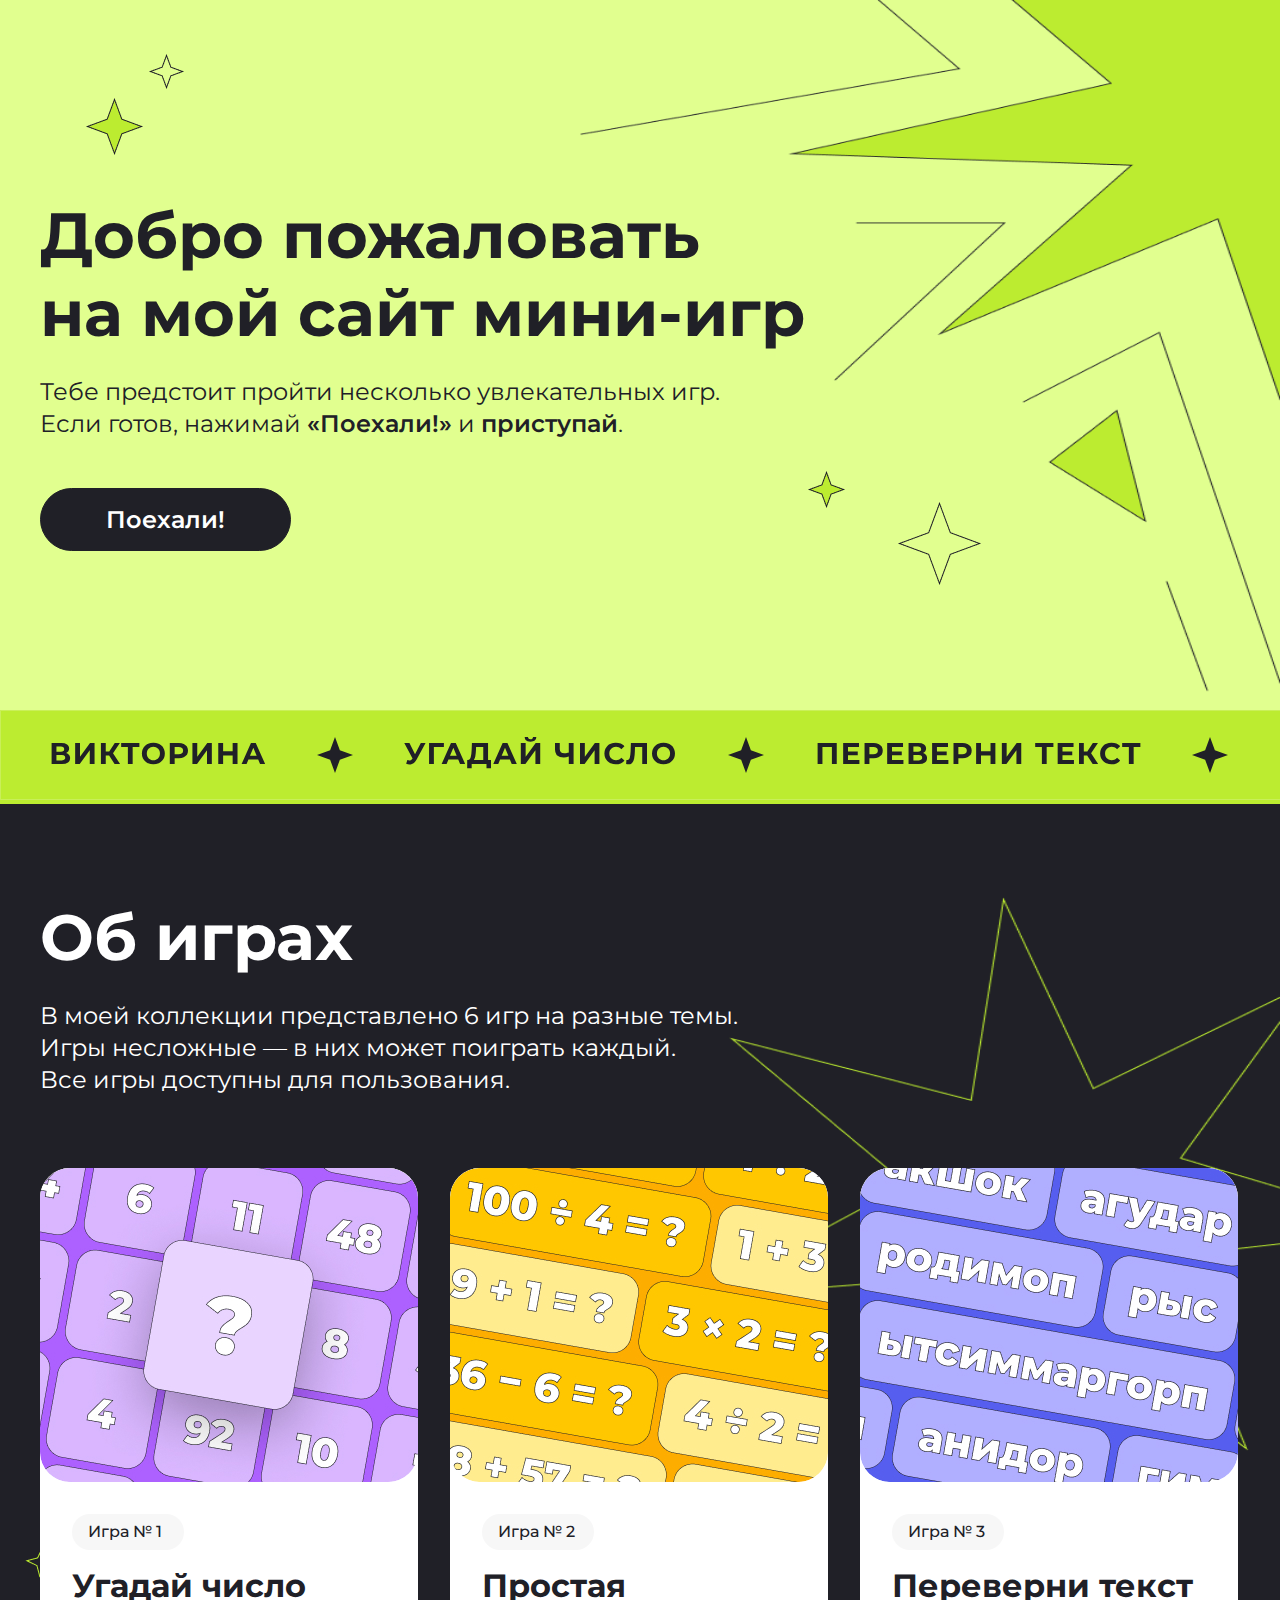
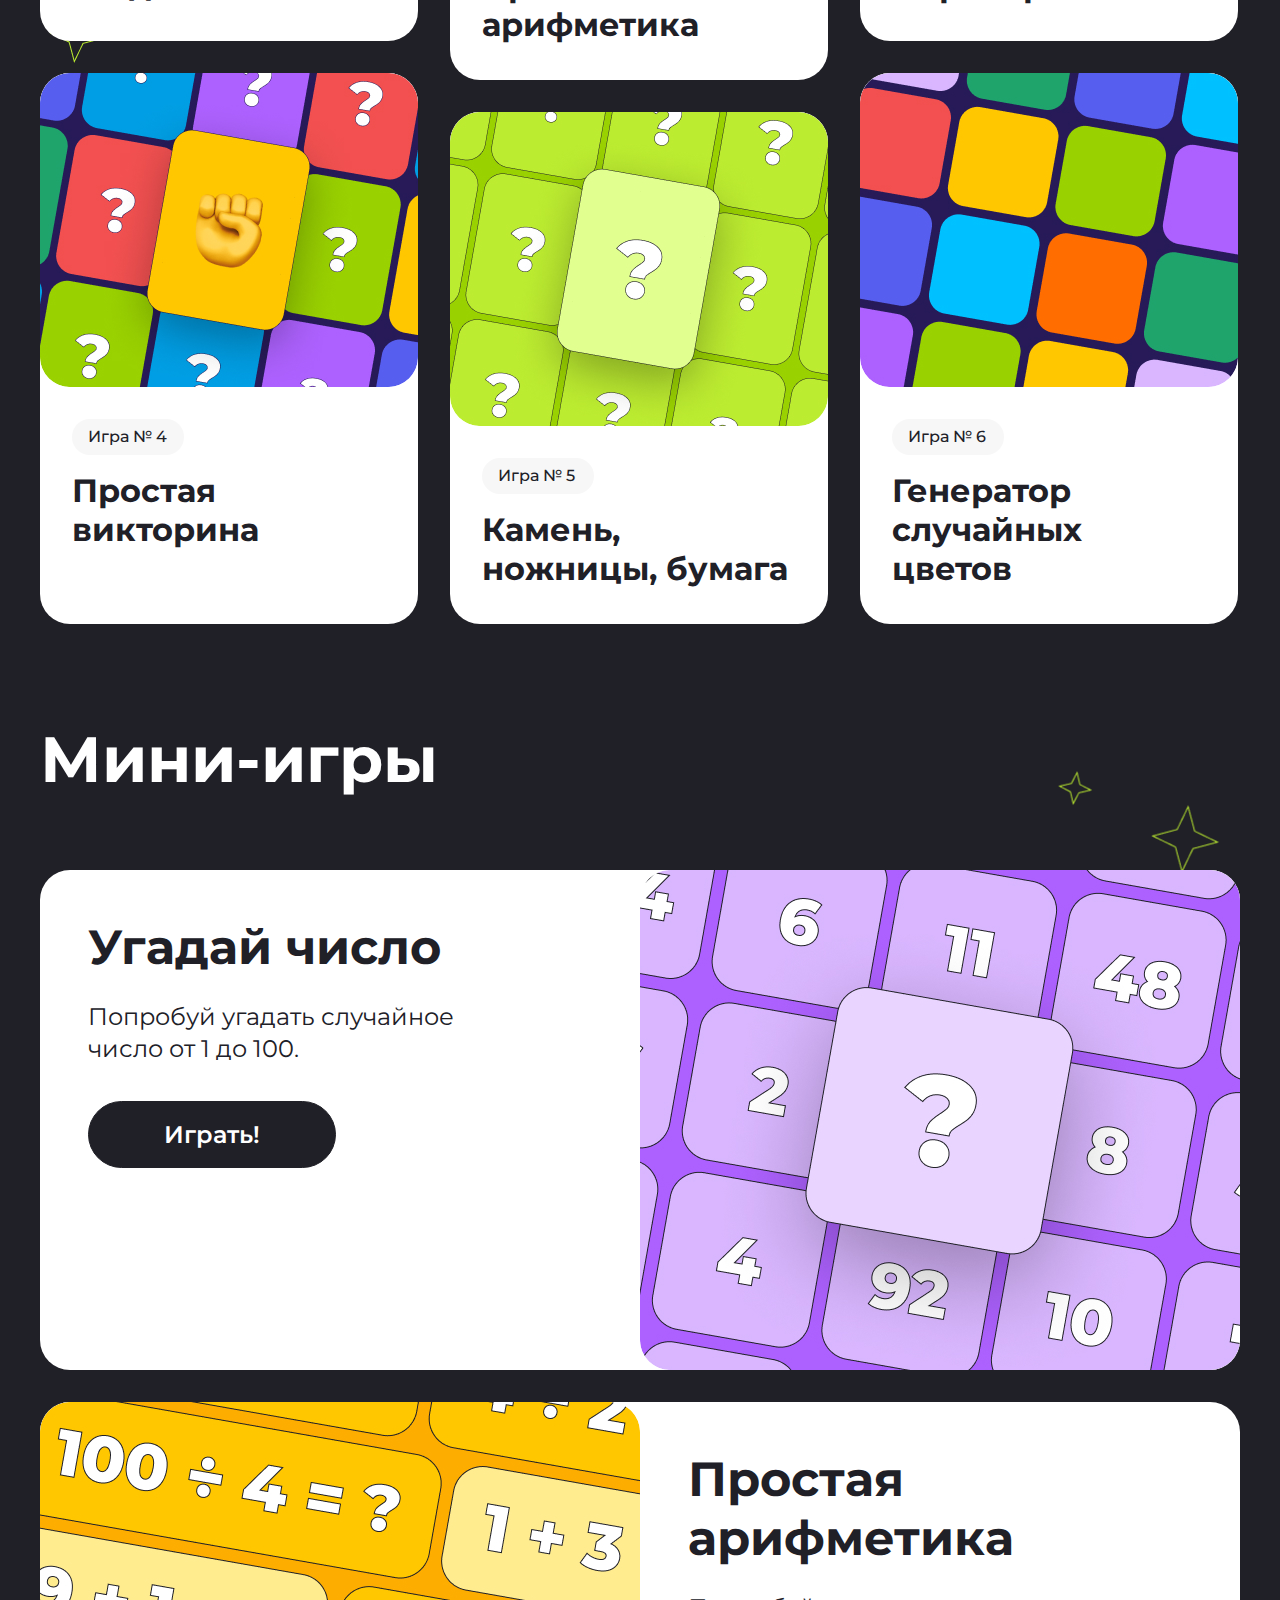
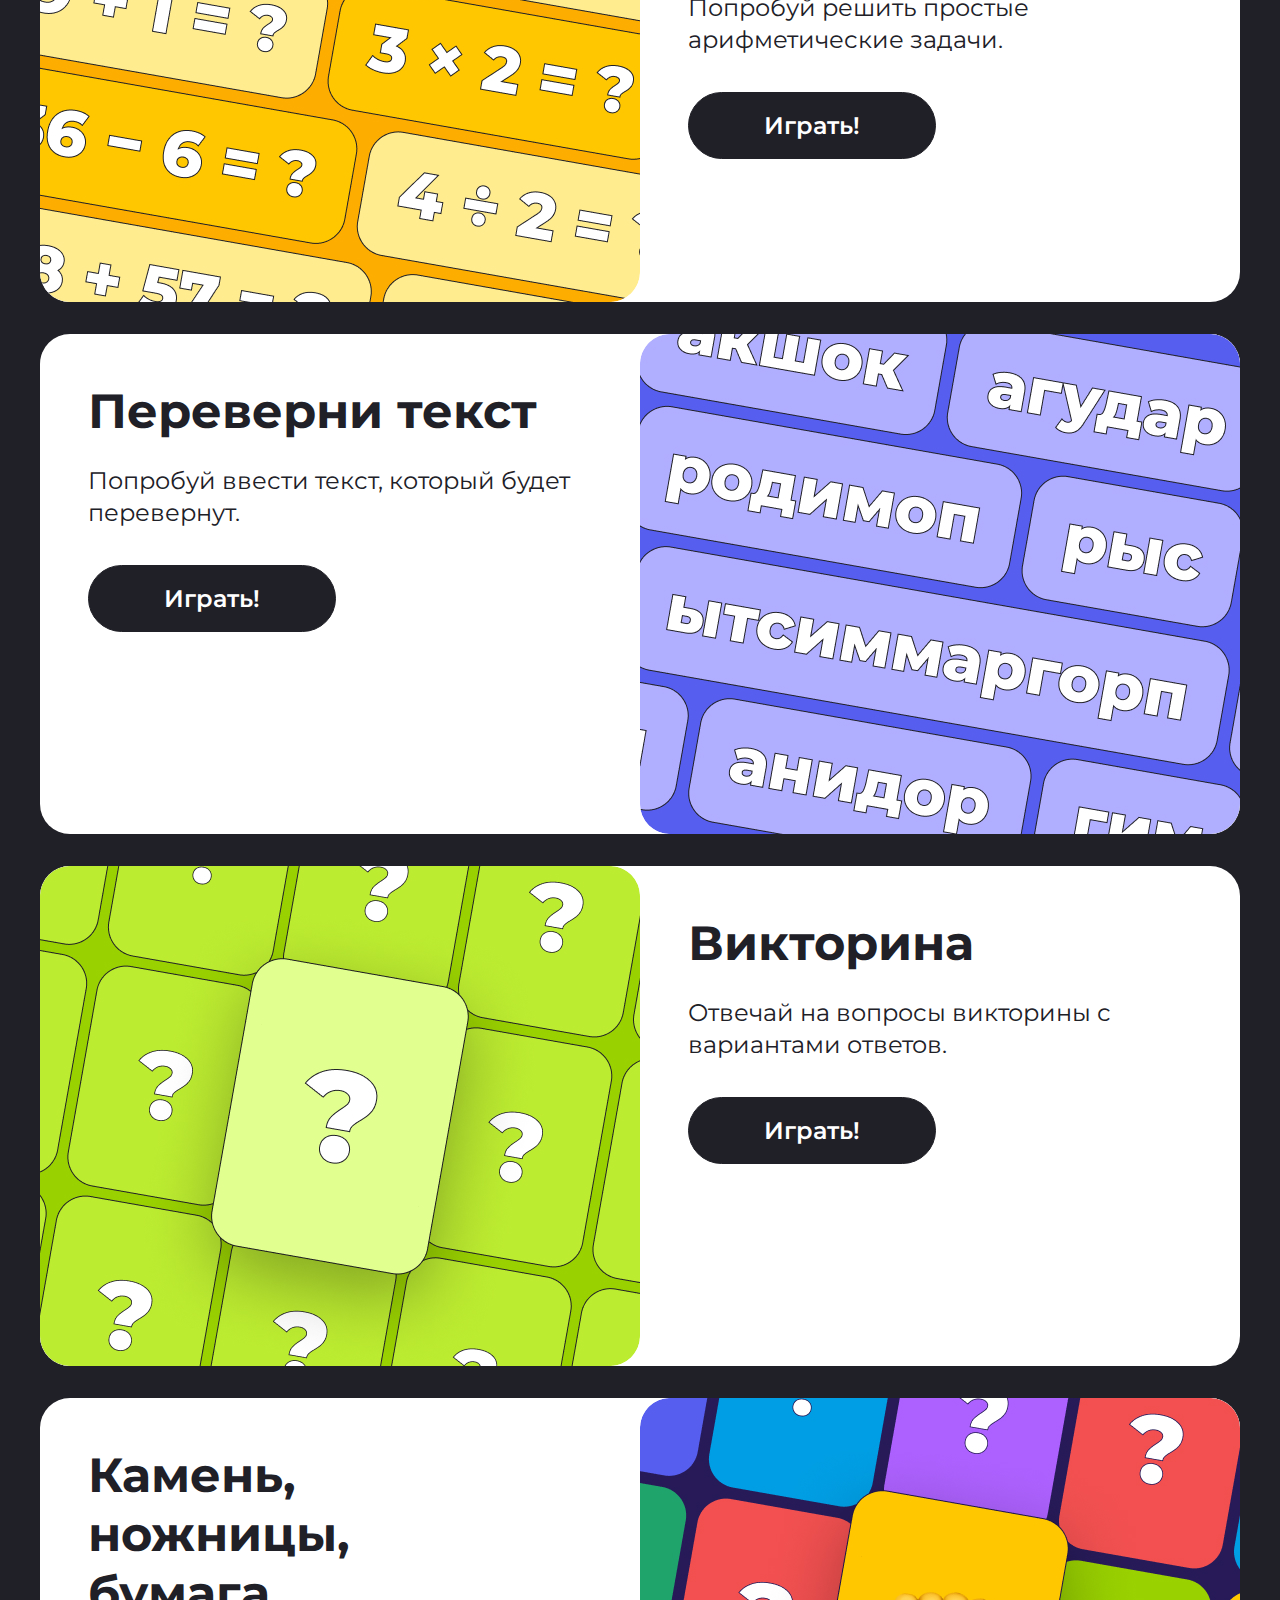
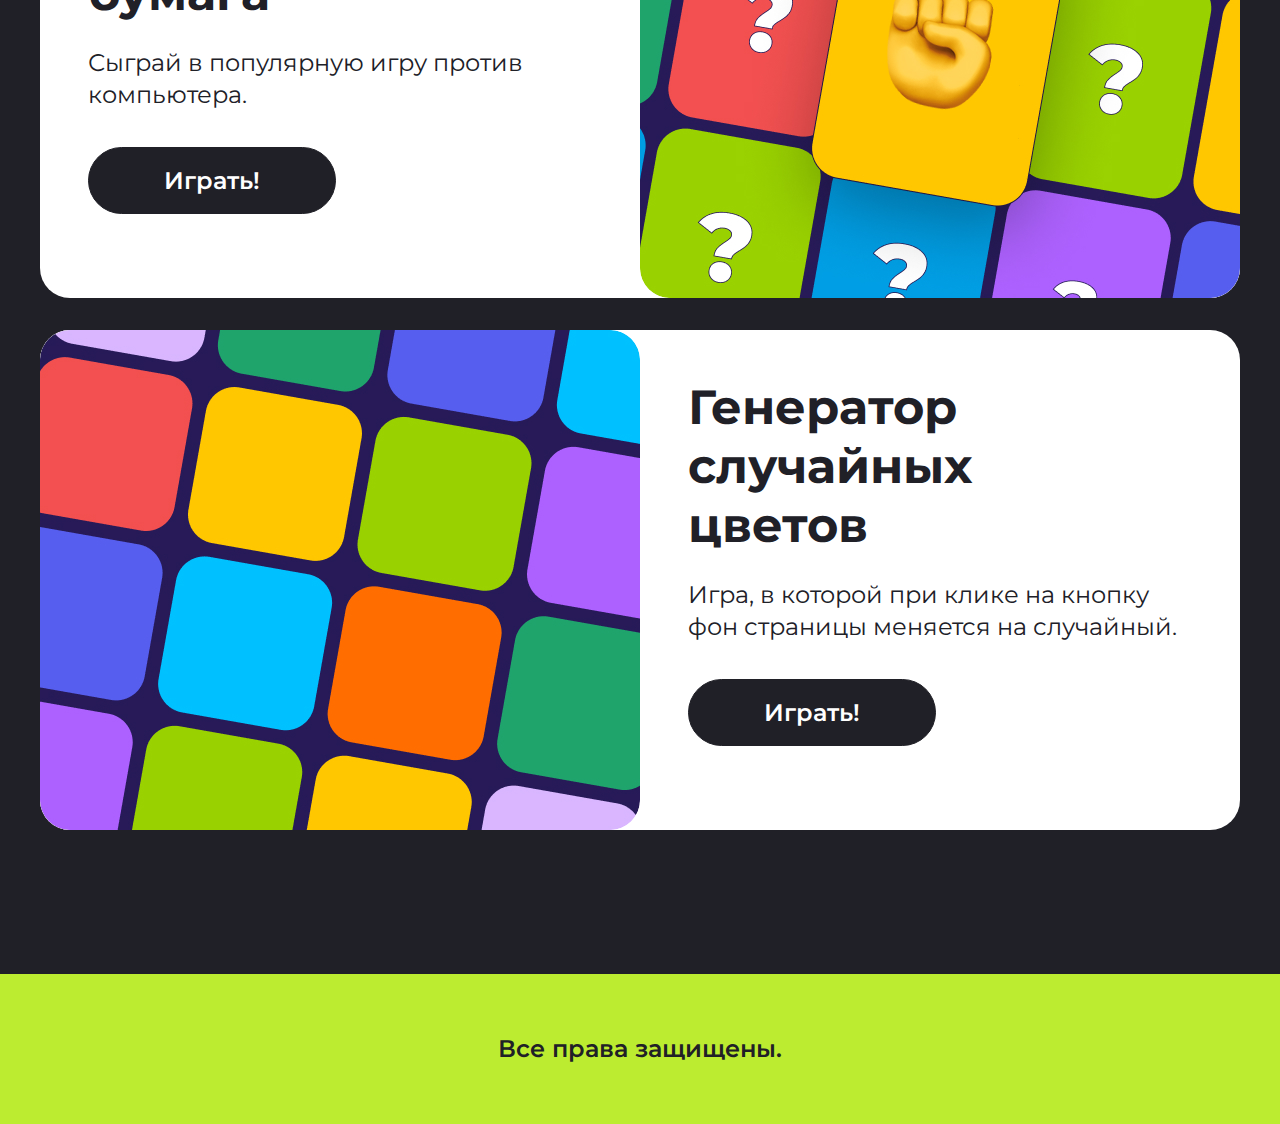
<file: index.html>
<!DOCTYPE html>
<html lang="en">

<head>
    <meta charset="UTF-8">
    <meta name="viewport" content="width=device-width, initial-scale=1.0">
    <title>Homework1</title>
    <link rel="preconnect" href="https://fonts.googleapis.com">
    <link rel="preconnect" href="https://fonts.gstatic.com" crossorigin>
    <link href="https://fonts.googleapis.com/css2?family=Montserrat:ital,wght@0,100..900;1,100..900&display=swap"
        rel="stylesheet">
    <link rel="stylesheet" href="style.css">
</head>

<body>
    <section class="top center">
        <div class="top__content">
            <h1 class="top__title">Добро пожаловать на&nbsp;мой сайт мини-игр</h1>
            <p class="top__text"> Тебе предстоит пройти несколько увлекательных игр. Если&nbsp;готов, нажимай <span
                    class="top__text-bold">«Поехали!»</span> и <span class="top__text-bold">приступай</span>.</p>
            <a href="#main" class="top__button">Поехали!</a>
            <a href="#game" class="top__mobile-btn">Поехали!</a>
        </div>
    </section>
    <div class="ticker">
        <div class="ticker__wrapper">
            <div class="ticker__item">
                <img class="ticker__img" src="img/animation.svg" alt="Полоса прокрутки название игр">
            </div>
            <div class="ticker__item">
                <img class="ticker__img" src="img/animation.svg" alt="Полоса прокрутки название игр">
            </div>
        </div>
    </div>
    <section class="main center">
        <h1 class="main__title" id="main">Об играх</h1>
        <p class="main__text">В моей коллекции представлено 6 игр на разные темы.
            Игры&nbsp;несложные — в них может поиграть каждый.
            Все&nbsp;игры доступны для пользования.</p>
        <div class="main__game">
            <div class="main__game-wrap">
                <a class="main__game-wrapper main__game-wrapper-1" href="#game-1">
                    <img class="main__img" src="img/card1.jpg" alt="game-1">
                    <div class="main__link-wrapper">
                        <label class="main__link" for="game-1">Игра № 1</label>
                        <h2 class="main__link-1">Угадай число</h2>
                    </div>
                </a>
                <a class="main__game-wrapper main__game-wrapper-3" href="#game-4">
                    <img class="main__img" src="img/card4.jpg" alt="game-4">
                    <div class="main__link-wrapper">
                        <label class="main__link" for="game-4">Игра № 4</label>
                        <h2 class="main__link-1">Простая викторина</h2>
                    </div>
                </a>
            </div>
            <div class="main__game-wrap">
                <a class="main__game-wrapper main__game-wrapper-2" href="#game-2">
                    <img class="main__img" src="img/card2.jpg" alt="game-2">
                    <div class="main__link-wrapper">
                        <label class="main__link" for="game-2">Игра № 2</label>
                        <h2 class="main__link-1">Простая арифметика</h2>
                    </div>
                </a>
                <a class="main__game-wrapper main__game-wrapper-2" href="#game-5">
                    <img class="main__img" src="img/card5.jpg" alt="game-5">
                    <div class="main__link-wrapper">
                        <label class="main__link" for="game-5">Игра № 5</label>
                        <h2 class="main__link-1">Камень, ножницы, бумага</h2>
                    </div>
                </a>
            </div>
            <div class="main__game-wrap">
                <a class="main__game-wrapper main__game-wrapper-1" href="#game-3">
                    <img class="main__img" src="img/card3.jpg" alt="game-3">
                    <div class="main__link-wrapper">
                        <label class="main__link" for="game-3">Игра № 3</label>
                        <h2 class="main__link-1">Переверни текст</h2>
                    </div>
                </a>
                <a class="main__game-wrapper main__game-wrapper-3" href="#game-6">
                    <img class="main__img" src="img/card6.jpg" alt="game-6">
                    <div class="main__link-wrapper">
                        <label class="main__link" for="game-6">Игра № 6</label>
                        <h2 class="main__link-1">Генератор случайных цветов</h2>
                    </div>
                </a>
            </div>
        </div>
    </section>
    <section class="game center">
        <h1 class="game__title" id="game">Мини-игры</h1>
        <div class="game__wrap">
            <div class="game__wrapper" id="game-1">
                <div class="game__content">
                    <h2 class="game__subtitle">Угадай число</h2>
                    <p class="game__text">Попробуй угадать случайное<br> число от 1 до 100.</p>
                    <button type="button" class="game__button" onclick="gameOne();">Играть!</button>

                </div>
                <img class="game__img" src="img/gamecard1.jpg" alt="game-1">
            </div>
            <div class="game__wrapper" id="game-2">
                <img class="game__img" src="img/gamecard2.jpg" alt="game-2">
                <div class="game__content">
                    <h2 class="game__subtitle">Простая арифметика</h2>
                    <p class="game__text">Попробуй решить простые арифметические задачи.</p>
                    <button type="button" class="game__button" onclick="gameTwo();">Играть!</button>
                </div>
            </div>
            <div class="game__wrapper" id="game-3">
                <div class="game__content">
                    <h2 class="game__subtitle">Переверни текст</h2>
                    <p class="game__text">Попробуй ввести текст, который будет перевернут.</p>
                    <button type="button" class="game__button" onclick="reversText();">Играть!</button>
                </div>
                <img class="game__img" src="img/gamecard3.jpg" alt="game-3">
            </div>
            <div class="game__wrapper" id="game-4">
                <img class="game__img" src="img/gamecard4.jpg" alt="game-4">
                <div class="game__content">
                    <h2 class="game__subtitle">Викторина</h2>
                    <p class="game__text">Отвечай на вопросы викторины с вариантами ответов.</p>
                    <button type="button" class="game__button" onclick="simpleQuiz();">Играть!</button>
                </div>
            </div>
            <div class="game__wrapper" id="game-5">
                <div class="game__content">
                    <h2 class="game__subtitle">Камень,<br> ножницы,<br> бумага</h2>
                    <p class="game__text">Сыграй в популярную игру против компьютера.</p>
                    <button type="button" class="game__button" onclick="stoneScissorsPaper();">Играть!</button>
                </div>
                <img class="game__img" src="img/gamecard5.jpg" alt="game-5">
            </div>
            <div class="game__wrapper" id="game-6">
                <img class="game__img" src="img/gamecard6.jpg" alt="game-6">
                <div class="game__content">
                    <h2 class="game__subtitle">Генератор<br> случайных<br> цветов</h2>
                    <p class="game__text">Игра, в которой при клике на кнопку фон страницы меняется на случайный.</p>
                    <button type="button" class="game__button" id="random-color">Играть!</button>
                </div>
            </div>
        </div>
    </section>

    <footer class="footer">
        <p class="footer__text">Все права защищены.</p>
    </footer>



    <!-- <script src="hw-1.js"></script>
    <script src="hw-2.js"></script>
    <script src="hw-3.js"></script> -->
    <script src="hw-4.js"></script>
    <script src="hw-5.js"></script>
    <script src="hw-6.js"></script>
    <script src="hw-7.js"></script>
    <script src="hw-9.js"></script>

</body>

</html>
</file>
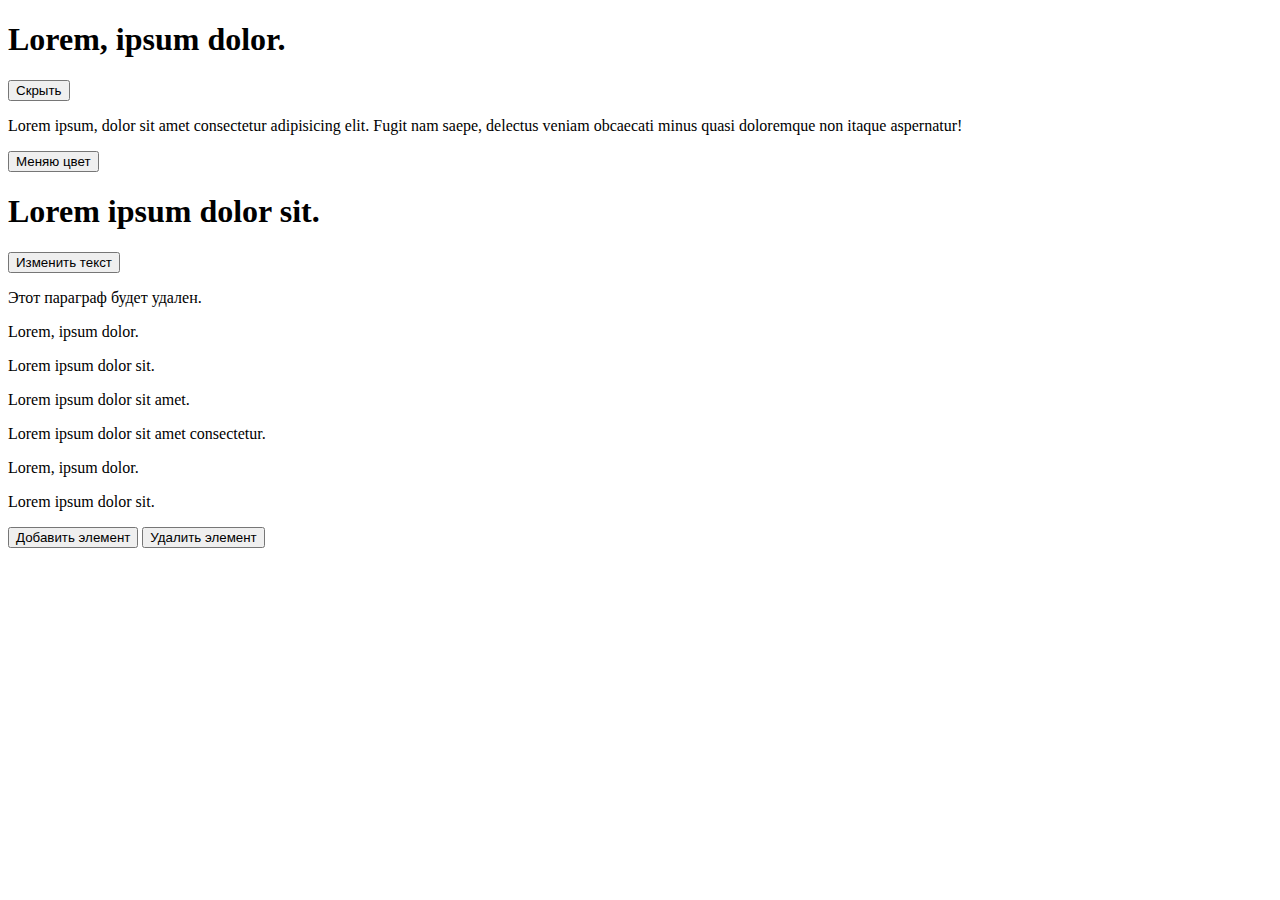
<file: hw8.html>
<!DOCTYPE html>
<html lang="en">
<head>
    <meta charset="UTF-8">
    <meta name="viewport" content="width=device-width, initial-scale=1.0">
    <title>Homework8</title>
</head>
<body>
    <section>
        <h1 class="title">Lorem, ipsum dolor.</h1>
        <button class="btn">Скрыть</button>
    </section>
    
    <p class="text">Lorem ipsum, dolor sit amet consectetur adipisicing elit. Fugit nam saepe, delectus veniam obcaecati
        minus quasi doloremque non itaque aspernatur!</p>
    <button class="button">Меняю цвет</button>
    
    <section>
        <h1 class="heading">Lorem ipsum dolor sit.</h1>
        <button class="heading-button">Изменить текст</button>
    </section>
    
    <p class="description">Этот параграф будет удален.</p>
    <p class="description">Lorem, ipsum dolor.</p>
    <p class="specification">Lorem ipsum dolor sit.</p>
    <p class="specification">Lorem ipsum dolor sit amet.</p>
    <p class="description">Lorem ipsum dolor sit amet consectetur.</p>
    <p class="description">Lorem, ipsum dolor.</p>
    <p class="specification">Lorem ipsum dolor sit.</p>
    
    <button class="add-button">Добавить элемент</button>
    <button class="remove-button">Удалить элемент</button>
    
    
    
    
    <script src="hw-8.js"></script>
</body>
</html>
</file>
<file: style.css>
* {
  margin: 0;
  padding: 0;
  -webkit-box-sizing: border-box;
          box-sizing: border-box;
}

html {
  scroll-behavior: smooth;
}

body {
  font-family: "Montserrat", sans-serif;
}

.center {
  padding-left: calc(50% - 600px);
  padding-right: calc(50% - 600px);
}

a {
  text-decoration: none;
}

.top {
  min-height: 710px;
  background-image: url(img/topstar1.png), url(img/topstar2.png), url(img/topstar3.png), url(img/topstar4.png), url(img/topstar5.png);
  background-repeat: no-repeat;
  background-position: 7% 15%, 12% 8%, 65% 70%, 75% 80%, top right;
  background-size: 57px 57px, 35px 35px, 37px 37px, 83px 83px, 700px 700px;
  background-color: rgb(225, 255, 143);
}
.top__title {
  color: rgb(32, 32, 39);
  font-size: 64px;
  font-weight: 700;
  line-height: 78px;
  text-align: left;
  padding-top: 196px;
  padding-bottom: 24px;
  max-width: 769px;
}
.top__text {
  color: rgb(32, 32, 39);
  font-size: 24px;
  font-weight: 400;
  line-height: 32px;
  text-align: left;
  max-width: 720px;
  margin-bottom: 48px;
}
.top__text-bold {
  font-weight: 600;
}
.top__button {
  display: inline-block;
  padding: 16px 65px;
  border: 1px solid rgb(32, 32, 39);
  border-radius: 60px;
  background: rgb(32, 32, 39);
  color: rgb(255, 255, 255);
  text-align: center;
  font-size: 24px;
  font-weight: 600;
  font-family: inherit;
  cursor: pointer;
}
.top__button:hover {
  color: rgb(32, 32, 39);
  background: rgb(255, 255, 255);
}
.top__mobile-btn {
  display: none;
}

.ticker {
  background: rgb(188, 236, 48);
  position: relative;
  overflow: hidden;
}
.ticker__wrapper {
  display: -webkit-box;
  display: -ms-flexbox;
  display: flex;
}
.ticker__item {
  white-space: nowrap;
  -ms-flex-negative: 0;
      flex-shrink: 0;
  -webkit-animation: ticker 15s linear infinite;
          animation: ticker 15s linear infinite;
}

@-webkit-keyframes ticker {
  0% {
    -webkit-transform: translateX(0);
            transform: translateX(0);
  }
  100% {
    -webkit-transform: translateX(-100%);
            transform: translateX(-100%);
  }
}

@keyframes ticker {
  0% {
    -webkit-transform: translateX(0);
            transform: translateX(0);
  }
  100% {
    -webkit-transform: translateX(-100%);
            transform: translateX(-100%);
  }
}
.main {
  background-color: rgb(32, 32, 39);
  background-image: url(img/mainstar1.png), url(img/mainstar2.png), url(img/mainbigstar.png);
  background-repeat: no-repeat;
  background-position: 2% 50%, 4% 55%, top 10% right;
  background-size: 32px 32px, 55px 55px, 585px 585px;
  padding-bottom: 96px;
}
.main__title {
  color: rgb(255, 255, 255);
  font-size: 64px;
  font-weight: 700;
  line-height: 78px;
  text-align: left;
  padding-top: 94px;
  padding-bottom: 24px;
}
.main__text {
  color: rgb(255, 255, 255);
  font-size: 24px;
  font-weight: 400;
  line-height: 32px;
  text-align: left;
  max-width: 750px;
  padding-bottom: 72px;
}
.main__game {
  display: -webkit-box;
  display: -ms-flexbox;
  display: flex;
  gap: 32px;
  -ms-flex-wrap: wrap;
      flex-wrap: wrap;
}
.main__game-wrap {
  display: -webkit-box;
  display: -ms-flexbox;
  display: flex;
  -webkit-box-orient: vertical;
  -webkit-box-direction: normal;
      -ms-flex-direction: column;
          flex-direction: column;
  gap: 32px;
}
.main__game-wrapper {
  width: 378px;
  display: -webkit-box;
  display: -ms-flexbox;
  display: flex;
  -webkit-box-orient: vertical;
  -webkit-box-direction: normal;
      -ms-flex-direction: column;
          flex-direction: column;
  background-color: rgb(255, 255, 255);
  border-radius: 30px;
  -webkit-transition: -webkit-transform 1s;
  transition: -webkit-transform 1s;
  transition: transform 1s;
  transition: transform 1s, -webkit-transform 1s;
}
.main__game-wrapper:hover {
  -webkit-transform: scale(1.1);
          transform: scale(1.1);
}
.main__game-wrapper-1 {
  height: 473px;
}
.main__game-wrapper-2 {
  height: 512px;
}
.main__game-wrapper-3 {
  height: 551px;
}
.main__img {
  border-radius: 30px;
}
.main__link {
  color: rgb(32, 32, 39);
  font-size: 16px;
  font-weight: 500;
  text-align: left;
  background-color: rgb(247, 247, 247);
  width: 112px;
  height: 36px;
  border-radius: 52px;
  padding: 8px 16px;
  cursor: pointer;
}
.main__link-wrapper {
  display: -webkit-box;
  display: -ms-flexbox;
  display: flex;
  -webkit-box-orient: vertical;
  -webkit-box-direction: normal;
      -ms-flex-direction: column;
          flex-direction: column;
  gap: 16px;
  padding: 32px 32px 36px 32px;
}
.main__link-1 {
  color: rgb(32, 32, 39);
  font-size: 32px;
  font-weight: 700;
  line-height: 39px;
  text-align: left;
}
.main__link-2 {
  display: -webkit-box;
  display: -ms-flexbox;
  display: flex;
  -webkit-box-orient: vertical;
  -webkit-box-direction: normal;
      -ms-flex-direction: column;
          flex-direction: column;
  width: 378px;
  min-height: 160px;
  background-color: rgb(255, 255, 255);
  border-radius: 30px;
  -webkit-transition: -webkit-transform 1s;
  transition: -webkit-transform 1s;
  transition: transform 1s;
  transition: transform 1s, -webkit-transform 1s;
}
.main__link-2:hover {
  -webkit-transform: scale(1.1);
          transform: scale(1.1);
}

.game {
  background-color: rgb(32, 32, 39);
  background-image: url(img/gamestar1.png), url(img/gamestar2.png);
  background-repeat: no-repeat;
  background-position: 85% 1.5%, 95% 2.5%;
  background-size: 35px 35px, 68px 68px;
}
.game__title {
  color: rgb(255, 255, 255);
  font-size: 64px;
  font-weight: 700;
  line-height: 78px;
  text-align: left;
}
.game__wrap {
  display: -webkit-box;
  display: -ms-flexbox;
  display: flex;
  -webkit-box-orient: vertical;
  -webkit-box-direction: normal;
      -ms-flex-direction: column;
          flex-direction: column;
  gap: 32px;
  padding-top: 72px;
  padding-bottom: 144px;
}
.game__wrapper {
  display: -webkit-box;
  display: -ms-flexbox;
  display: flex;
  -webkit-box-orient: horizontal;
  -webkit-box-direction: normal;
      -ms-flex-direction: row;
          flex-direction: row;
  -webkit-box-pack: justify;
      -ms-flex-pack: justify;
          justify-content: space-between;
  background-color: rgb(255, 255, 255);
  border-radius: 30px;
}
.game__content {
  display: -webkit-box;
  display: -ms-flexbox;
  display: flex;
  -webkit-box-orient: vertical;
  -webkit-box-direction: normal;
      -ms-flex-direction: column;
          flex-direction: column;
  -webkit-box-align: start;
      -ms-flex-align: start;
          align-items: flex-start;
  gap: 24px;
  padding: 48px;
}
.game__subtitle {
  color: rgb(32, 32, 39);
  font-size: 48px;
  font-weight: 700;
  line-height: 59px;
  text-align: left;
}
.game__text {
  color: rgb(32, 32, 39);
  font-size: 24px;
  font-weight: 400;
  line-height: 32px;
  text-align: left;
}
.game__img {
  border-radius: 30px;
}
.game__button {
  padding: 18px 75px;
  border: 1px solid rgb(32, 32, 39);
  border-radius: 60px;
  background: rgb(32, 32, 39);
  color: rgb(255, 255, 255);
  text-align: center;
  font-size: 24px;
  font-weight: 600;
  font-family: inherit;
  cursor: pointer;
  margin-top: 12px;
}
.game__button:hover {
  color: rgb(32, 32, 39);
  background: rgb(255, 255, 255);
}

.footer {
  min-height: 150px;
  background: rgb(188, 236, 48);
}
.footer__text {
  color: rgb(32, 32, 39);
  font-size: 24px;
  font-weight: 600;
  line-height: 29px;
  text-align: center;
  padding-top: 60px;
}

@media (max-width: 1024px) {
  .center {
    padding-left: calc(50% - 393px);
    padding-right: calc(50% - 393px);
  }
  .main__game {
    gap: 24px;
  }
  .main__game-wrapper {
    height: 490px;
  }
  .main__game:hover {
    -webkit-transform: scale(1);
            transform: scale(1);
  }
  .game__img {
    max-width: 400px;
    min-height: 300px;
  }
}
@media (min-width: 768px) and (max-width: 833px) {
  .center {
    padding-left: 24px;
    padding-right: 24px;
  }
  .top__title {
    font-size: 58px;
    line-height: 64px;
  }
  .top__text {
    font-size: 22px;
    line-height: 28px;
  }
  .top__button {
    font-size: 20px;
  }
  .main__title {
    font-size: 48px;
    line-height: 54px;
  }
  .main__text {
    font-size: 20px;
    line-height: 28px;
  }
  .main__game-wrapper {
    width: 345px;
  }
  .game__title {
    font-size: 48px;
    line-height: 54px;
    padding-top: 48px;
  }
  .game__subtitle {
    font-size: 36px;
    line-height: 42px;
  }
  .game__text {
    font-size: 20px;
    line-height: 28px;
  }
  .game__button {
    font-size: 20px;
    padding: 16px 65px;
    margin-top: 16px;
  }
  .game__img {
    max-width: 400px;
    min-height: 200px;
  }
  .footer__text {
    font-size: 20px;
    line-height: 24px;
  }
}
@media (max-width: 767px) {
  .center {
    padding-left: 16px;
    padding-right: 16px;
  }
  .top {
    min-height: 650px;
    background-image: url(img/topstar1.png), url(img/topstar2.png), url(img/topstar3.png), url(img/topstar4.png), url(img/topstar5.png), url(img/mobilebigstar.png);
    background-repeat: no-repeat;
    background-position: 10% 15%, 25% 8%, 73% 83%, 90% 90%, top, top right;
    background-size: 35px 35px, 21px 21px, 18px 18px, 39px 41px, 0px 0px, 223px 238px;
  }
  .top__content {
    display: -webkit-box;
    display: -ms-flexbox;
    display: flex;
    -webkit-box-orient: vertical;
    -webkit-box-direction: normal;
        -ms-flex-direction: column;
            flex-direction: column;
    -webkit-box-align: center;
        -ms-flex-align: center;
            align-items: center;
  }
  .top__title {
    font-size: 40px;
    line-height: 49px;
    text-align: center;
    padding-top: 147px;
  }
  .top__text {
    font-size: 16px;
    line-height: 20px;
    text-align: center;
  }
  .top__button {
    display: none;
  }
  .top__mobile-btn {
    display: inline-block;
    width: 285px;
    height: 55px;
    padding: 16px;
    border: 1px solid rgb(32, 32, 39);
    border-radius: 60px;
    background: rgb(32, 32, 39);
    color: rgb(255, 255, 255);
    text-align: center;
    font-size: 16px;
    font-weight: 600;
    font-family: inherit;
    cursor: pointer;
  }
  .ticker__img {
    height: 46px;
  }
  .main {
    display: none;
  }
  .game {
    background-image: none;
  }
  .game__title {
    font-size: 40px;
    line-height: 49px;
    padding-top: 48px;
  }
  .game__wrap {
    padding-top: 48px;
    padding-bottom: 48px;
    gap: 24px;
  }
  .game__wrapper {
    -webkit-box-orient: vertical;
    -webkit-box-direction: normal;
        -ms-flex-direction: column;
            flex-direction: column;
  }
  .game__content {
    padding: 30px 30px 32px 30px;
    gap: 16px;
  }
  .game__subtitle {
    font-size: 32px;
    line-height: 39px;
  }
  .game__text {
    font-size: 16px;
    line-height: 20px;
  }
  .game__button {
    font-size: 16px;
    padding: 16px 110px;
    margin-top: 16px;
  }
  .game__img {
    min-height: 285px;
    -webkit-box-ordinal-group: 0;
        -ms-flex-order: -1;
            order: -1;
  }
  .footer {
    min-height: 100px;
  }
  .footer__text {
    font-size: 16px;
    line-height: 20px;
    padding-top: 40px;
  }
}/*# sourceMappingURL=style.css.map */
</file>
